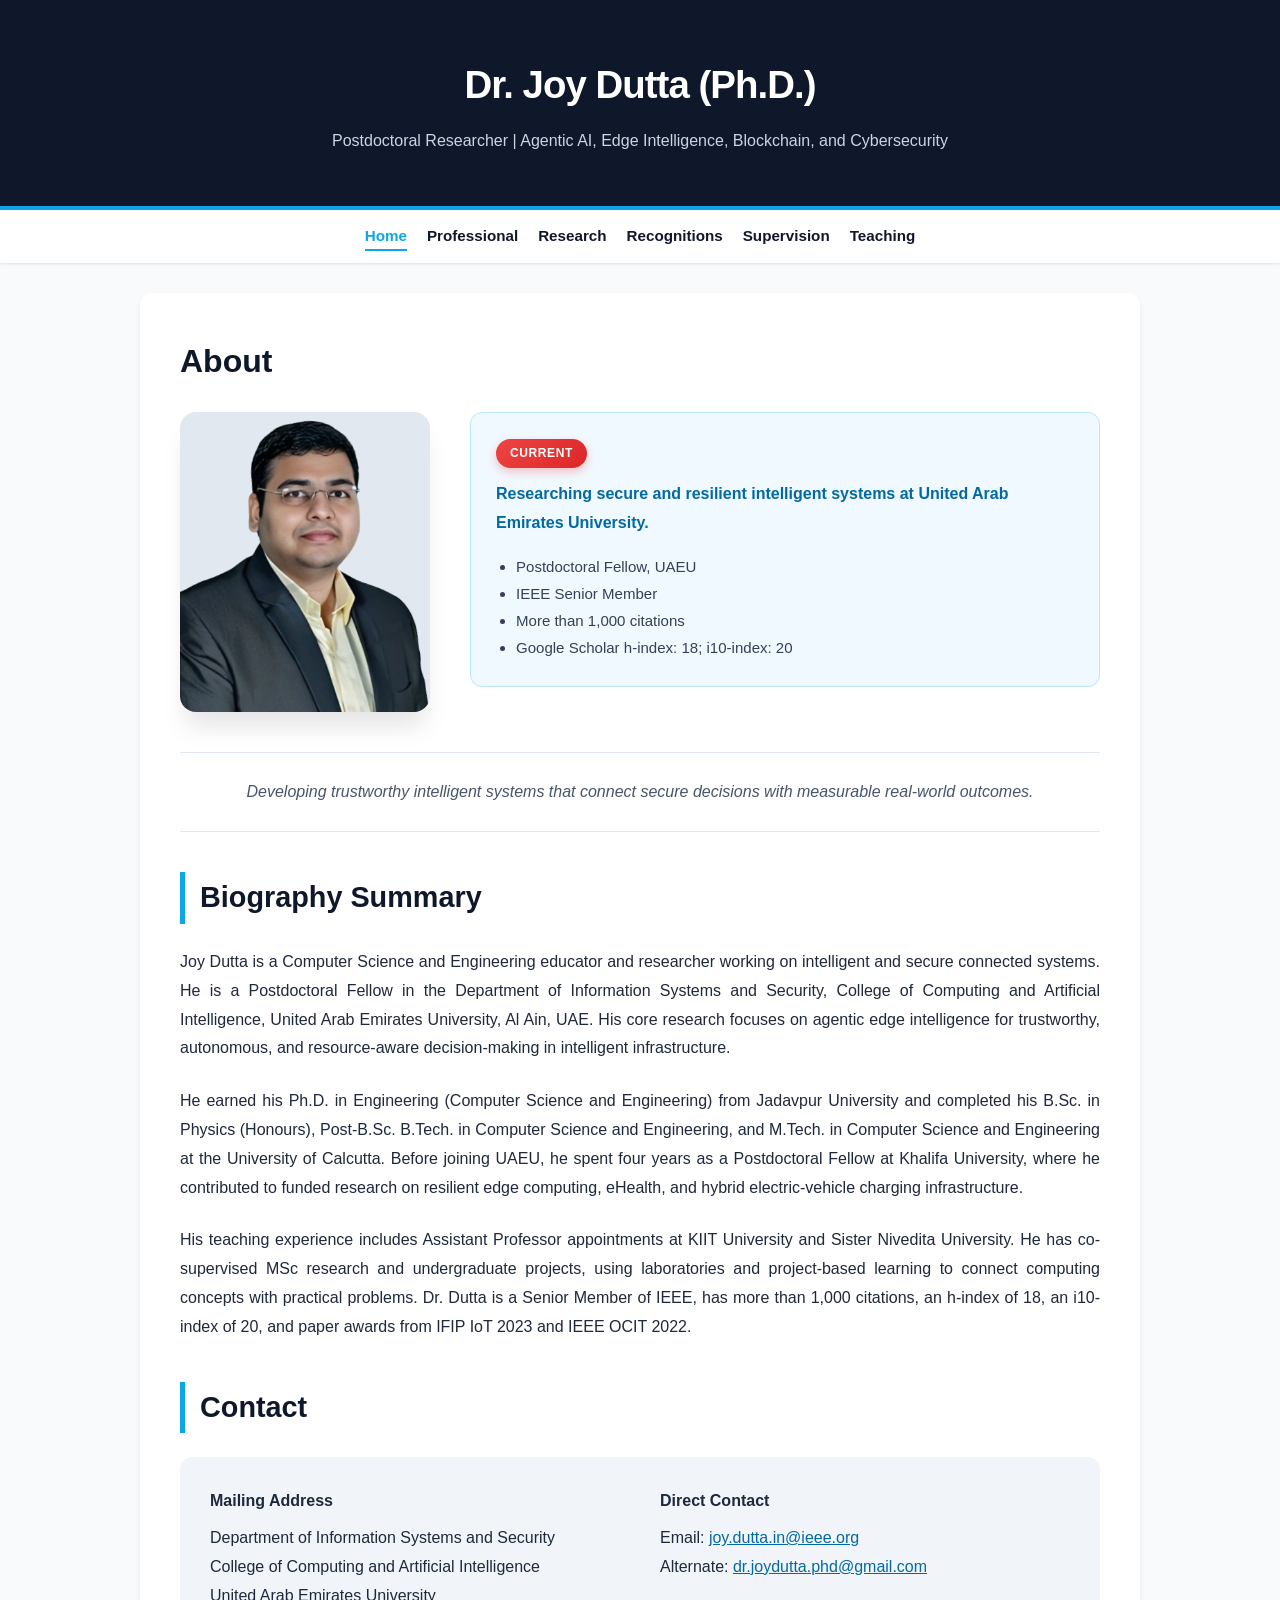
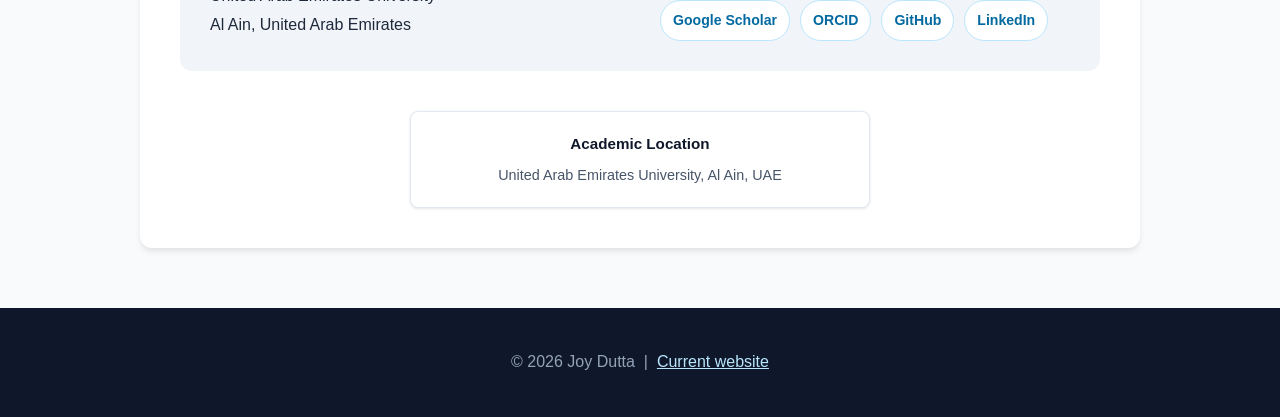
<file: index.html>
<!DOCTYPE html>
<html lang="en">
<head>
  <meta charset="UTF-8">
  <meta name="viewport" content="width=device-width, initial-scale=1.0">
  <meta name="description" content="Academic portfolio of Dr. Joy Dutta, researcher in trustworthy AI, IoT, edge intelligence, blockchain, and smart systems.">
  <title>Joy Dutta - Personal Website</title>
  <link rel="icon" href="data:,">
  <link rel="stylesheet" href="assets/site.css">
</head>
<body>
  <header>
    <h1>Dr. Joy Dutta (Ph.D.)</h1>
    <p>Postdoctoral Researcher | Agentic AI, Edge Intelligence, Blockchain, and Cybersecurity</p>
  </header>
  <nav aria-label="Primary navigation">
    <ul>
      <li><a href="index.html" aria-current="page">Home</a></li>
      <li><a href="professional.html">Professional</a></li>
      <li><a href="research.html">Research</a></li>
      <li><a href="recognitions.html">Recognitions</a></li>
      <li><a href="supervision.html">Supervision</a></li>
      <li><a href="teaching.html">Teaching</a></li>
    </ul>
  </nav>
  <main>
    <h1>About</h1>
    <div class="container">
      <div class="column-image">
        <img src="assets/joy-dutta.png" alt="Portrait of Dr. Joy Dutta" width="250" height="300">
      </div>
      <div class="column-info">
        <div class="highlight-container">
          <span class="new-badge">Current</span>
          <p>Researching secure and resilient intelligent systems at United Arab Emirates University.</p>
          <ul>
            <li>Postdoctoral Fellow, UAEU</li>
            <li>IEEE Senior Member</li>
            <li>More than 1,000 citations</li>
            <li>Google Scholar h-index: 18; i10-index: 20</li>
          </ul>
        </div>
      </div>
    </div>
    <div class="quote-style">Developing trustworthy intelligent systems that connect secure decisions with measurable real-world outcomes.</div>
    <h2>Biography Summary</h2>
    <p class="prose">Joy Dutta is a Computer Science and Engineering educator and researcher working on intelligent and secure connected systems. He is a Postdoctoral Fellow in the Department of Information Systems and Security, College of Computing and Artificial Intelligence, United Arab Emirates University, Al Ain, UAE. His core research focuses on agentic edge intelligence for trustworthy, autonomous, and resource-aware decision-making in intelligent infrastructure.</p>
    <p class="prose">He earned his Ph.D. in Engineering (Computer Science and Engineering) from Jadavpur University and completed his B.Sc. in Physics (Honours), Post-B.Sc. B.Tech. in Computer Science and Engineering, and M.Tech. in Computer Science and Engineering at the University of Calcutta. Before joining UAEU, he spent four years as a Postdoctoral Fellow at Khalifa University, where he contributed to funded research on resilient edge computing, eHealth, and hybrid electric-vehicle charging infrastructure.</p>
    <p class="prose">His teaching experience includes Assistant Professor appointments at KIIT University and Sister Nivedita University. He has co-supervised MSc research and undergraduate projects, using laboratories and project-based learning to connect computing concepts with practical problems. Dr. Dutta is a Senior Member of IEEE, has more than 1,000 citations, an h-index of 18, an i10-index of 20, and paper awards from IFIP IoT 2023 and IEEE OCIT 2022.</p>
    <section id="contact">
      <h2>Contact</h2>
      <div class="contact-section">
        <div class="contact-box">
          <strong>Mailing Address</strong>
          <p>Department of Information Systems and Security<br>College of Computing and Artificial Intelligence<br>United Arab Emirates University<br>Al Ain, United Arab Emirates</p>
        </div>
        <div class="contact-box">
          <strong>Direct Contact</strong>
          <p>Email: <a href="mailto:joy.dutta.in@ieee.org">joy.dutta.in@ieee.org</a><br>Alternate: <a href="mailto:dr.joydutta.phd@gmail.com">dr.joydutta.phd@gmail.com</a></p>
          <div class="profile-links">
            <a href="https://scholar.google.co.in/citations?hl=en&amp;user=Mzs5Bx4AAAAJ">Google Scholar</a>
            <a href="https://orcid.org/0000-0003-4862-1589">ORCID</a>
            <a href="https://github.com/joy-dutta">GitHub</a>
            <a href="https://www.linkedin.com/in/joydutta1/">LinkedIn</a>
          </div>
        </div>
      </div>
    </section>
    <div class="map-wrapper">
      <h3>Academic Location</h3>
      <p>United Arab Emirates University, Al Ain, UAE</p>
    </div>
  </main>
  <footer>&copy; 2026 Joy Dutta &nbsp;|&nbsp; <a href="https://joydutta.in/">Current website</a></footer>
</body>
</html>
</file>
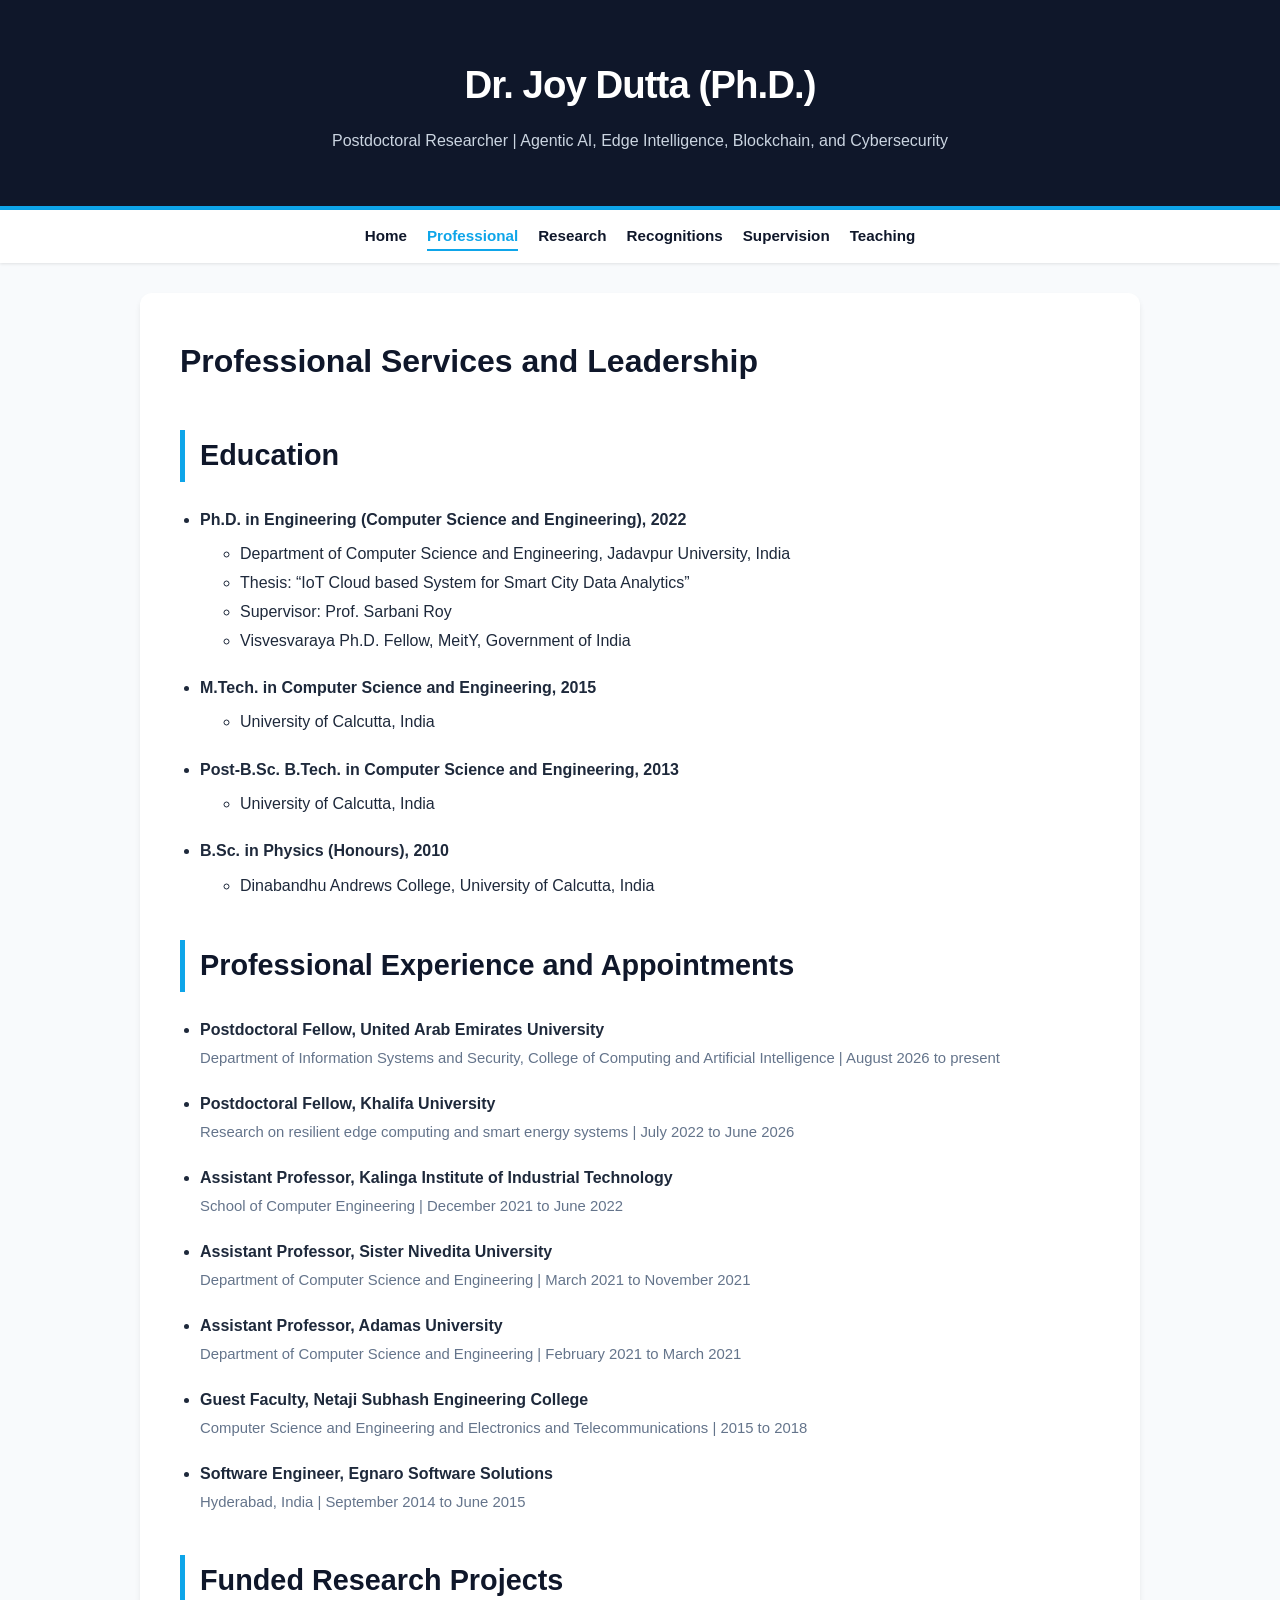
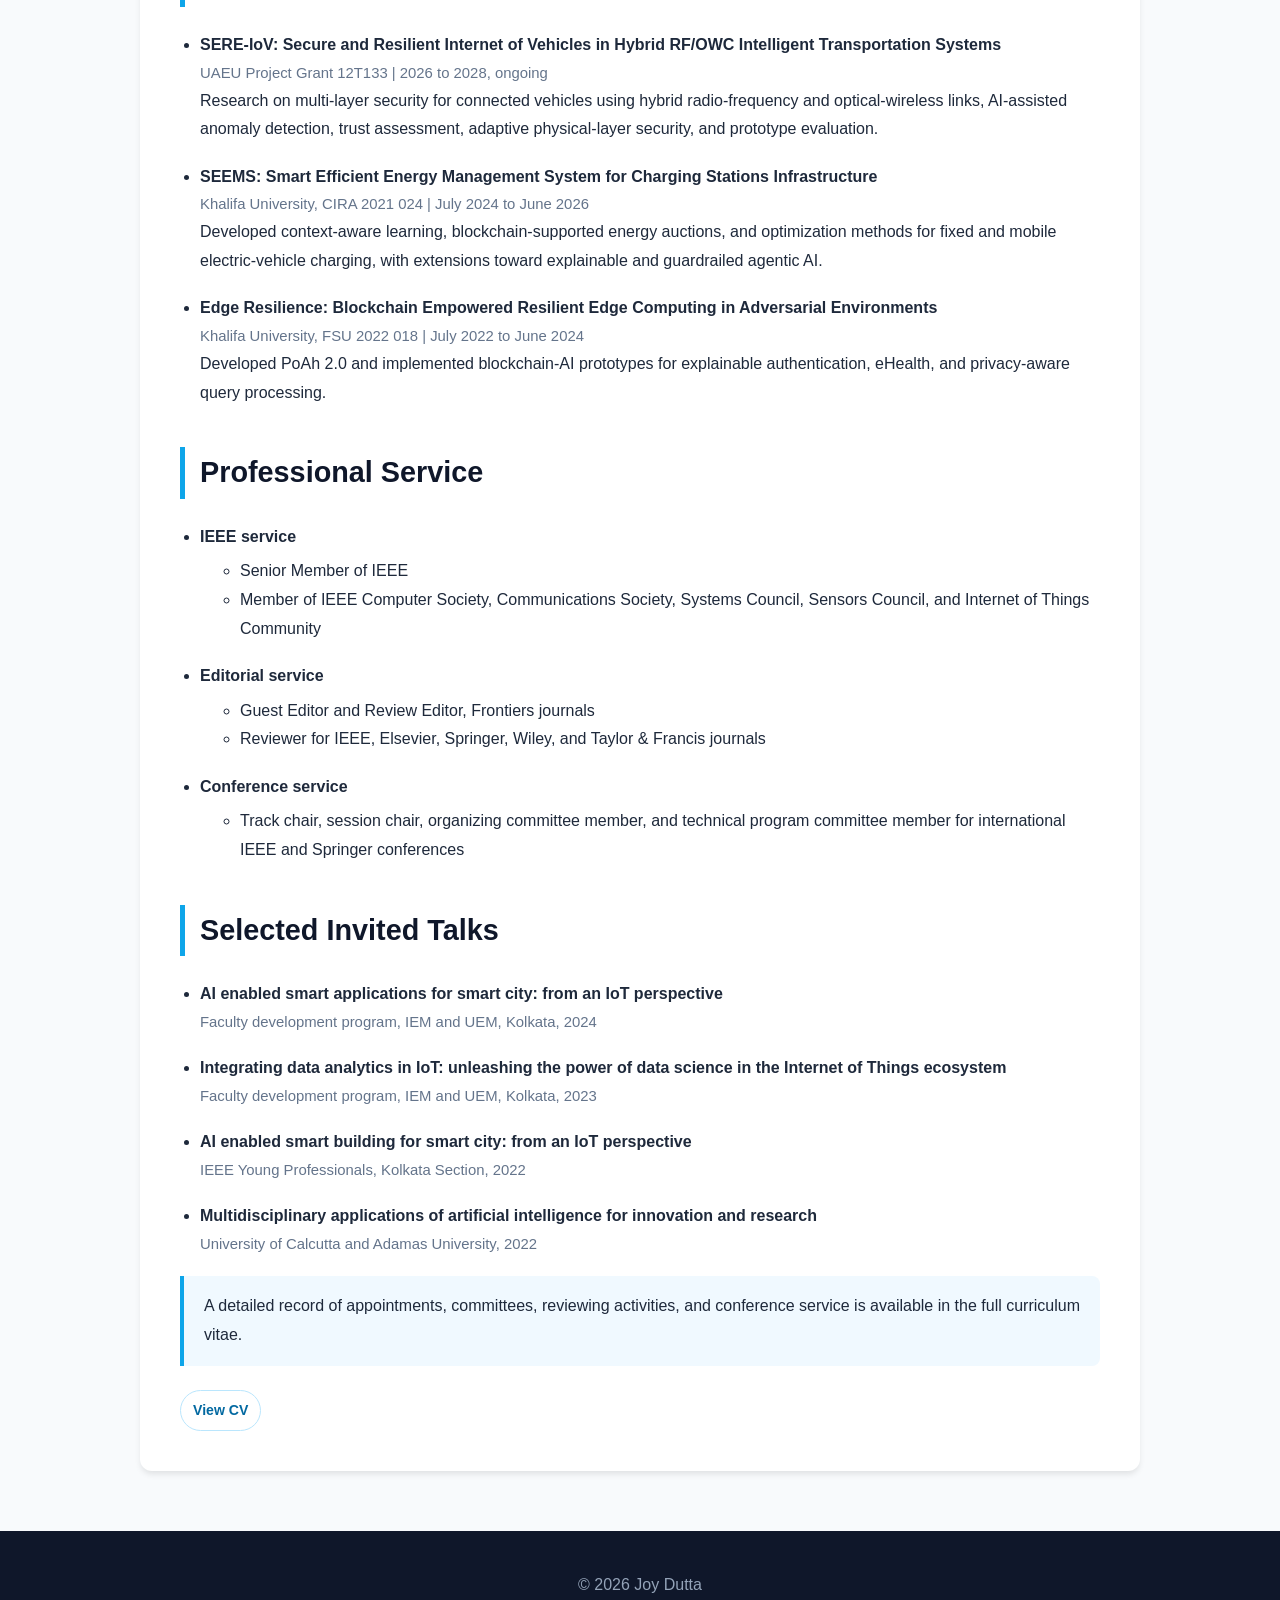
<file: professional.html>
<!DOCTYPE html>
<html lang="en">
<head>
  <meta charset="UTF-8">
  <meta name="viewport" content="width=device-width, initial-scale=1.0">
  <meta name="description" content="Professional experience, education, and service of Dr. Joy Dutta.">
  <title>Joy Dutta - Professional</title>
  <link rel="icon" href="data:,">
  <link rel="stylesheet" href="assets/site.css">
</head>
<body>
  <header><h1>Dr. Joy Dutta (Ph.D.)</h1><p>Postdoctoral Researcher | Agentic AI, Edge Intelligence, Blockchain, and Cybersecurity</p></header>
  <nav aria-label="Primary navigation"><ul>
    <li><a href="index.html">Home</a></li><li><a href="professional.html" aria-current="page">Professional</a></li><li><a href="research.html">Research</a></li><li><a href="recognitions.html">Recognitions</a></li><li><a href="supervision.html">Supervision</a></li><li><a href="teaching.html">Teaching</a></li>
  </ul></nav>
  <main>
    <h1>Professional Services and Leadership</h1>
    <h2>Education</h2>
    <ul class="timeline">
      <li><strong>Ph.D. in Engineering (Computer Science and Engineering), 2022</strong><ul><li>Department of Computer Science and Engineering, Jadavpur University, India</li><li>Thesis: “IoT Cloud based System for Smart City Data Analytics”</li><li>Supervisor: Prof. Sarbani Roy</li><li>Visvesvaraya Ph.D. Fellow, MeitY, Government of India</li></ul></li>
      <li><strong>M.Tech. in Computer Science and Engineering, 2015</strong><ul><li>University of Calcutta, India</li></ul></li>
      <li><strong>Post-B.Sc. B.Tech. in Computer Science and Engineering, 2013</strong><ul><li>University of Calcutta, India</li></ul></li>
      <li><strong>B.Sc. in Physics (Honours), 2010</strong><ul><li>Dinabandhu Andrews College, University of Calcutta, India</li></ul></li>
    </ul>
    <h2>Professional Experience and Appointments</h2>
    <ul class="entry-list">
      <li><strong>Postdoctoral Fellow, United Arab Emirates University</strong><div class="meta">Department of Information Systems and Security, College of Computing and Artificial Intelligence | August 2026 to present</div></li>
      <li><strong>Postdoctoral Fellow, Khalifa University</strong><div class="meta">Research on resilient edge computing and smart energy systems | July 2022 to June 2026</div></li>
      <li><strong>Assistant Professor, Kalinga Institute of Industrial Technology</strong><div class="meta">School of Computer Engineering | December 2021 to June 2022</div></li>
      <li><strong>Assistant Professor, Sister Nivedita University</strong><div class="meta">Department of Computer Science and Engineering | March 2021 to November 2021</div></li>
      <li><strong>Assistant Professor, Adamas University</strong><div class="meta">Department of Computer Science and Engineering | February 2021 to March 2021</div></li>
      <li><strong>Guest Faculty, Netaji Subhash Engineering College</strong><div class="meta">Computer Science and Engineering and Electronics and Telecommunications | 2015 to 2018</div></li>
      <li><strong>Software Engineer, Egnaro Software Solutions</strong><div class="meta">Hyderabad, India | September 2014 to June 2015</div></li>
    </ul>
    <h2>Funded Research Projects</h2>
    <ul class="entry-list">
      <li><strong>SERE-IoV: Secure and Resilient Internet of Vehicles in Hybrid RF/OWC Intelligent Transportation Systems</strong><div class="meta">UAEU Project Grant 12T133 | 2026 to 2028, ongoing</div><div>Research on multi-layer security for connected vehicles using hybrid radio-frequency and optical-wireless links, AI-assisted anomaly detection, trust assessment, adaptive physical-layer security, and prototype evaluation.</div></li>
      <li><strong>SEEMS: Smart Efficient Energy Management System for Charging Stations Infrastructure</strong><div class="meta">Khalifa University, CIRA 2021 024 | July 2024 to June 2026</div><div>Developed context-aware learning, blockchain-supported energy auctions, and optimization methods for fixed and mobile electric-vehicle charging, with extensions toward explainable and guardrailed agentic AI.</div></li>
      <li><strong>Edge Resilience: Blockchain Empowered Resilient Edge Computing in Adversarial Environments</strong><div class="meta">Khalifa University, FSU 2022 018 | July 2022 to June 2024</div><div>Developed PoAh 2.0 and implemented blockchain-AI prototypes for explainable authentication, eHealth, and privacy-aware query processing.</div></li>
    </ul>
    <h2>Professional Service</h2>
    <ul class="entry-list">
      <li><strong>IEEE service</strong><ul><li>Senior Member of IEEE</li><li>Member of IEEE Computer Society, Communications Society, Systems Council, Sensors Council, and Internet of Things Community</li></ul></li>
      <li><strong>Editorial service</strong><ul><li>Guest Editor and Review Editor, Frontiers journals</li><li>Reviewer for IEEE, Elsevier, Springer, Wiley, and Taylor &amp; Francis journals</li></ul></li>
      <li><strong>Conference service</strong><ul><li>Track chair, session chair, organizing committee member, and technical program committee member for international IEEE and Springer conferences</li></ul></li>
    </ul>
    <h2>Selected Invited Talks</h2>
    <ul class="entry-list">
      <li><strong>AI enabled smart applications for smart city: from an IoT perspective</strong><div class="meta">Faculty development program, IEM and UEM, Kolkata, 2024</div></li>
      <li><strong>Integrating data analytics in IoT: unleashing the power of data science in the Internet of Things ecosystem</strong><div class="meta">Faculty development program, IEM and UEM, Kolkata, 2023</div></li>
      <li><strong>AI enabled smart building for smart city: from an IoT perspective</strong><div class="meta">IEEE Young Professionals, Kolkata Section, 2022</div></li>
      <li><strong>Multidisciplinary applications of artificial intelligence for innovation and research</strong><div class="meta">University of Calcutta and Adamas University, 2022</div></li>
    </ul>
    <p class="notice">A detailed record of appointments, committees, reviewing activities, and conference service is available in the full curriculum vitae.</p>
    <div class="profile-links"><a href="https://drive.google.com/file/d/1jxUSlcM7ItP3lxyH9zQ6AvizbgZ6CnBA/view?usp=sharing">View CV</a></div>
  </main>
  <footer>&copy; 2026 Joy Dutta</footer>
</body>
</html>
</file>
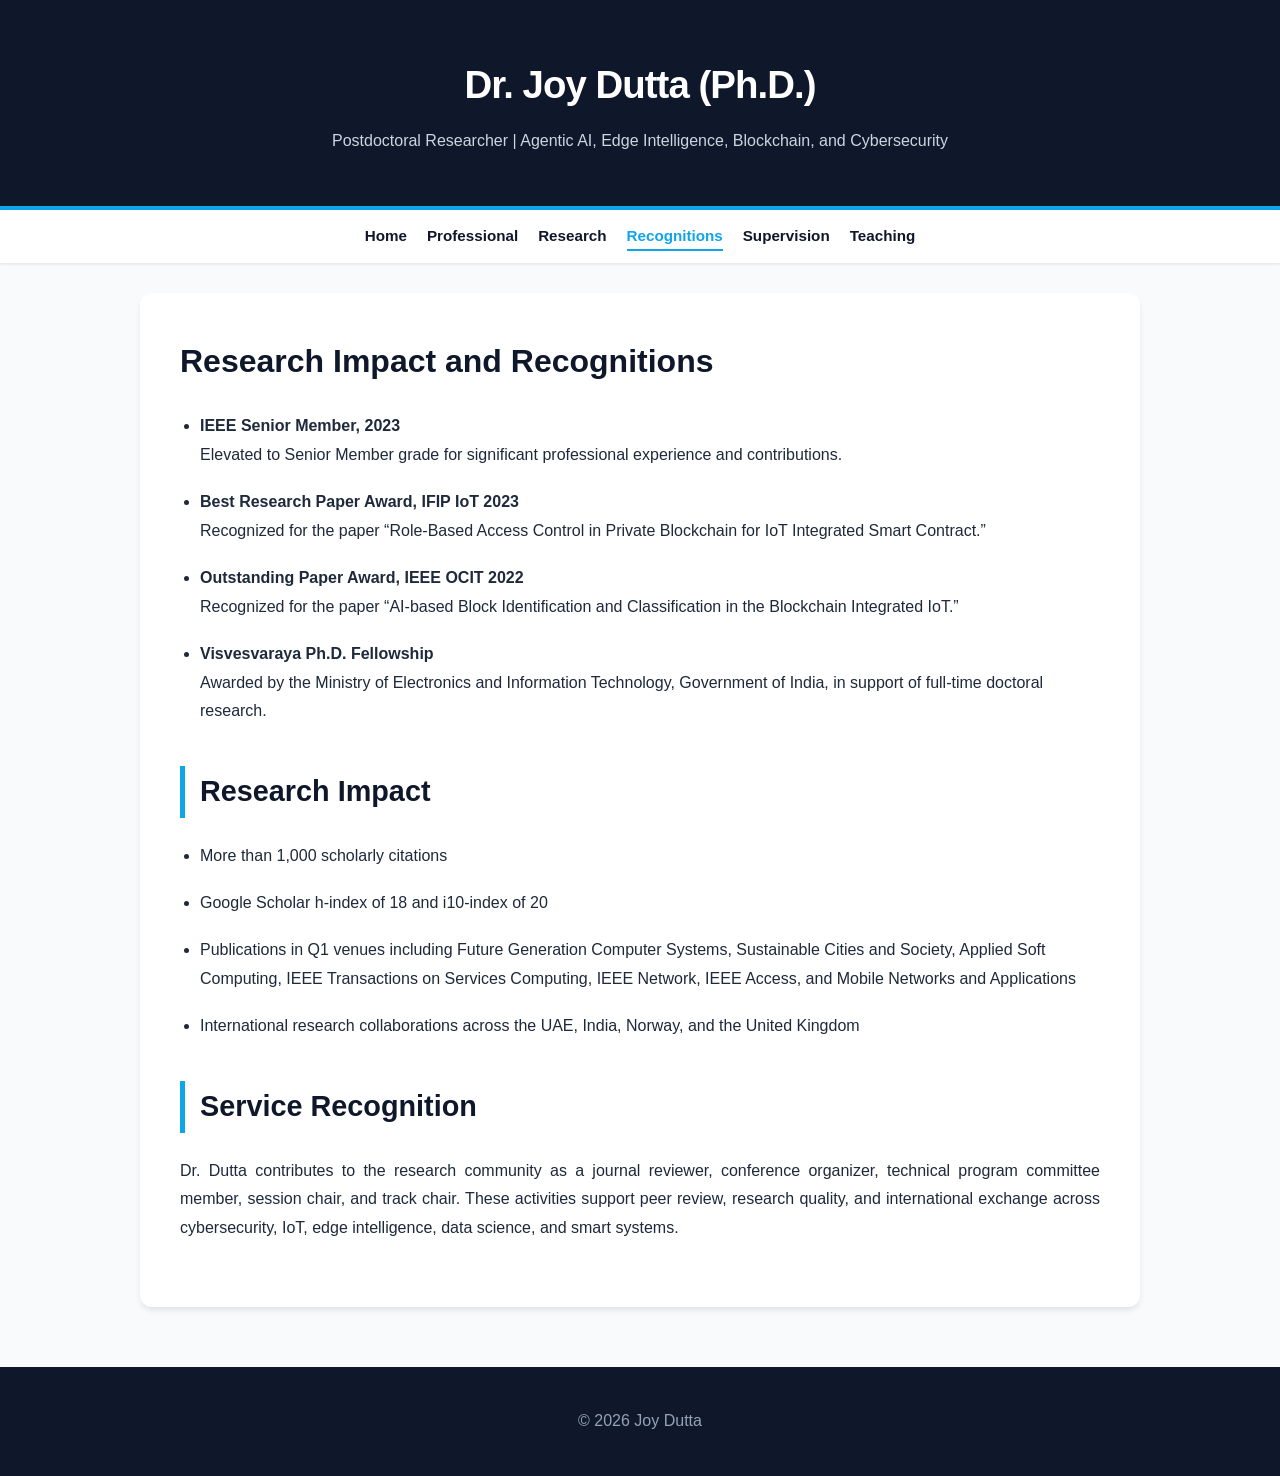
<file: recognitions.html>
<!DOCTYPE html>
<html lang="en">
<head>
  <meta charset="UTF-8">
  <meta name="viewport" content="width=device-width, initial-scale=1.0">
  <meta name="description" content="Research impact, awards, and recognitions of Dr. Joy Dutta.">
  <title>Joy Dutta - Recognitions</title>
  <link rel="icon" href="data:,">
  <link rel="stylesheet" href="assets/site.css">
</head>
<body>
  <header><h1>Dr. Joy Dutta (Ph.D.)</h1><p>Postdoctoral Researcher | Agentic AI, Edge Intelligence, Blockchain, and Cybersecurity</p></header>
  <nav aria-label="Primary navigation"><ul>
    <li><a href="index.html">Home</a></li><li><a href="professional.html">Professional</a></li><li><a href="research.html">Research</a></li><li><a href="recognitions.html" aria-current="page">Recognitions</a></li><li><a href="supervision.html">Supervision</a></li><li><a href="teaching.html">Teaching</a></li>
  </ul></nav>
  <main>
    <h1>Research Impact and Recognitions</h1>
    <ul class="entry-list">
      <li><strong>IEEE Senior Member, 2023</strong><div>Elevated to Senior Member grade for significant professional experience and contributions.</div></li>
      <li><strong>Best Research Paper Award, IFIP IoT 2023</strong><div>Recognized for the paper “Role-Based Access Control in Private Blockchain for IoT Integrated Smart Contract.”</div></li>
      <li><strong>Outstanding Paper Award, IEEE OCIT 2022</strong><div>Recognized for the paper “AI-based Block Identification and Classification in the Blockchain Integrated IoT.”</div></li>
      <li><strong>Visvesvaraya Ph.D. Fellowship</strong><div>Awarded by the Ministry of Electronics and Information Technology, Government of India, in support of full-time doctoral research.</div></li>
    </ul>
    <h2>Research Impact</h2>
    <ul class="entry-list"><li>More than 1,000 scholarly citations</li><li>Google Scholar h-index of 18 and i10-index of 20</li><li>Publications in Q1 venues including Future Generation Computer Systems, Sustainable Cities and Society, Applied Soft Computing, IEEE Transactions on Services Computing, IEEE Network, IEEE Access, and Mobile Networks and Applications</li><li>International research collaborations across the UAE, India, Norway, and the United Kingdom</li></ul>
    <h2>Service Recognition</h2>
    <p class="prose">Dr. Dutta contributes to the research community as a journal reviewer, conference organizer, technical program committee member, session chair, and track chair. These activities support peer review, research quality, and international exchange across cybersecurity, IoT, edge intelligence, data science, and smart systems.</p>
  </main>
  <footer>&copy; 2026 Joy Dutta</footer>
</body>
</html>
</file>
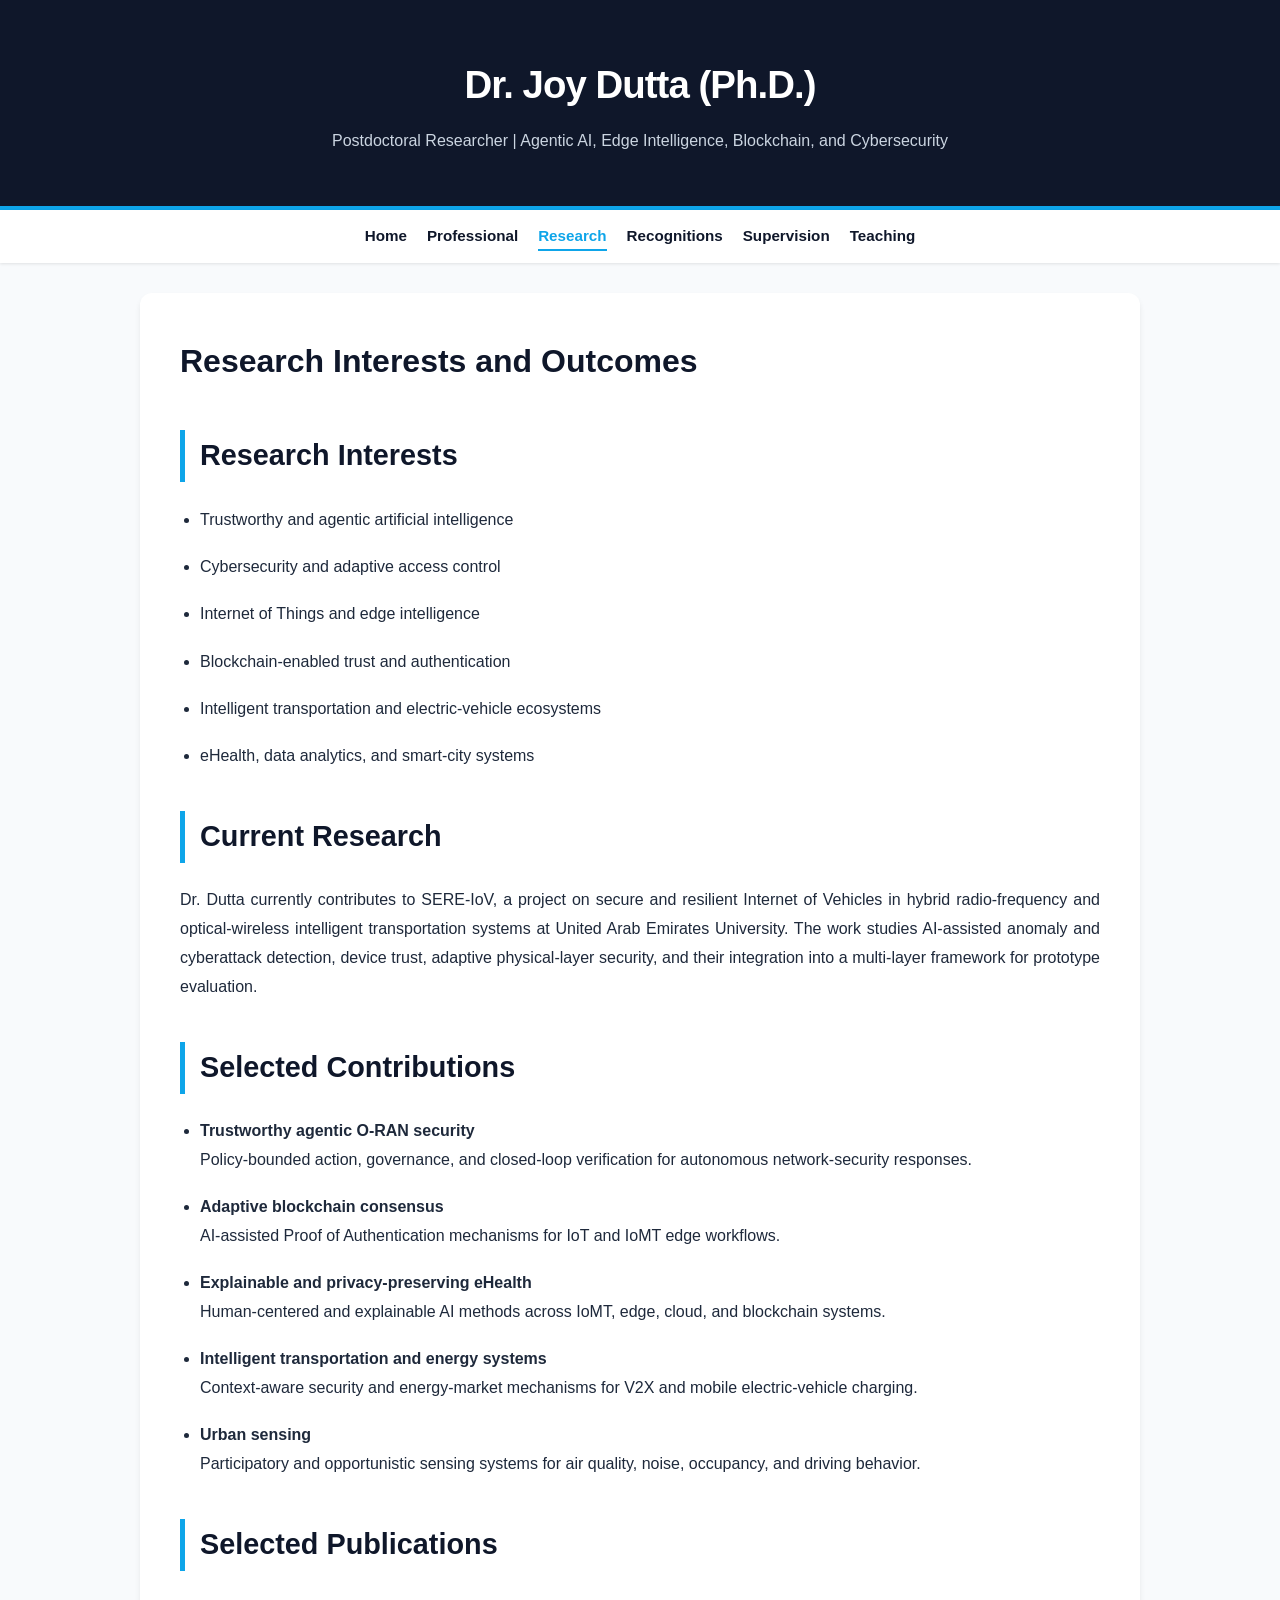
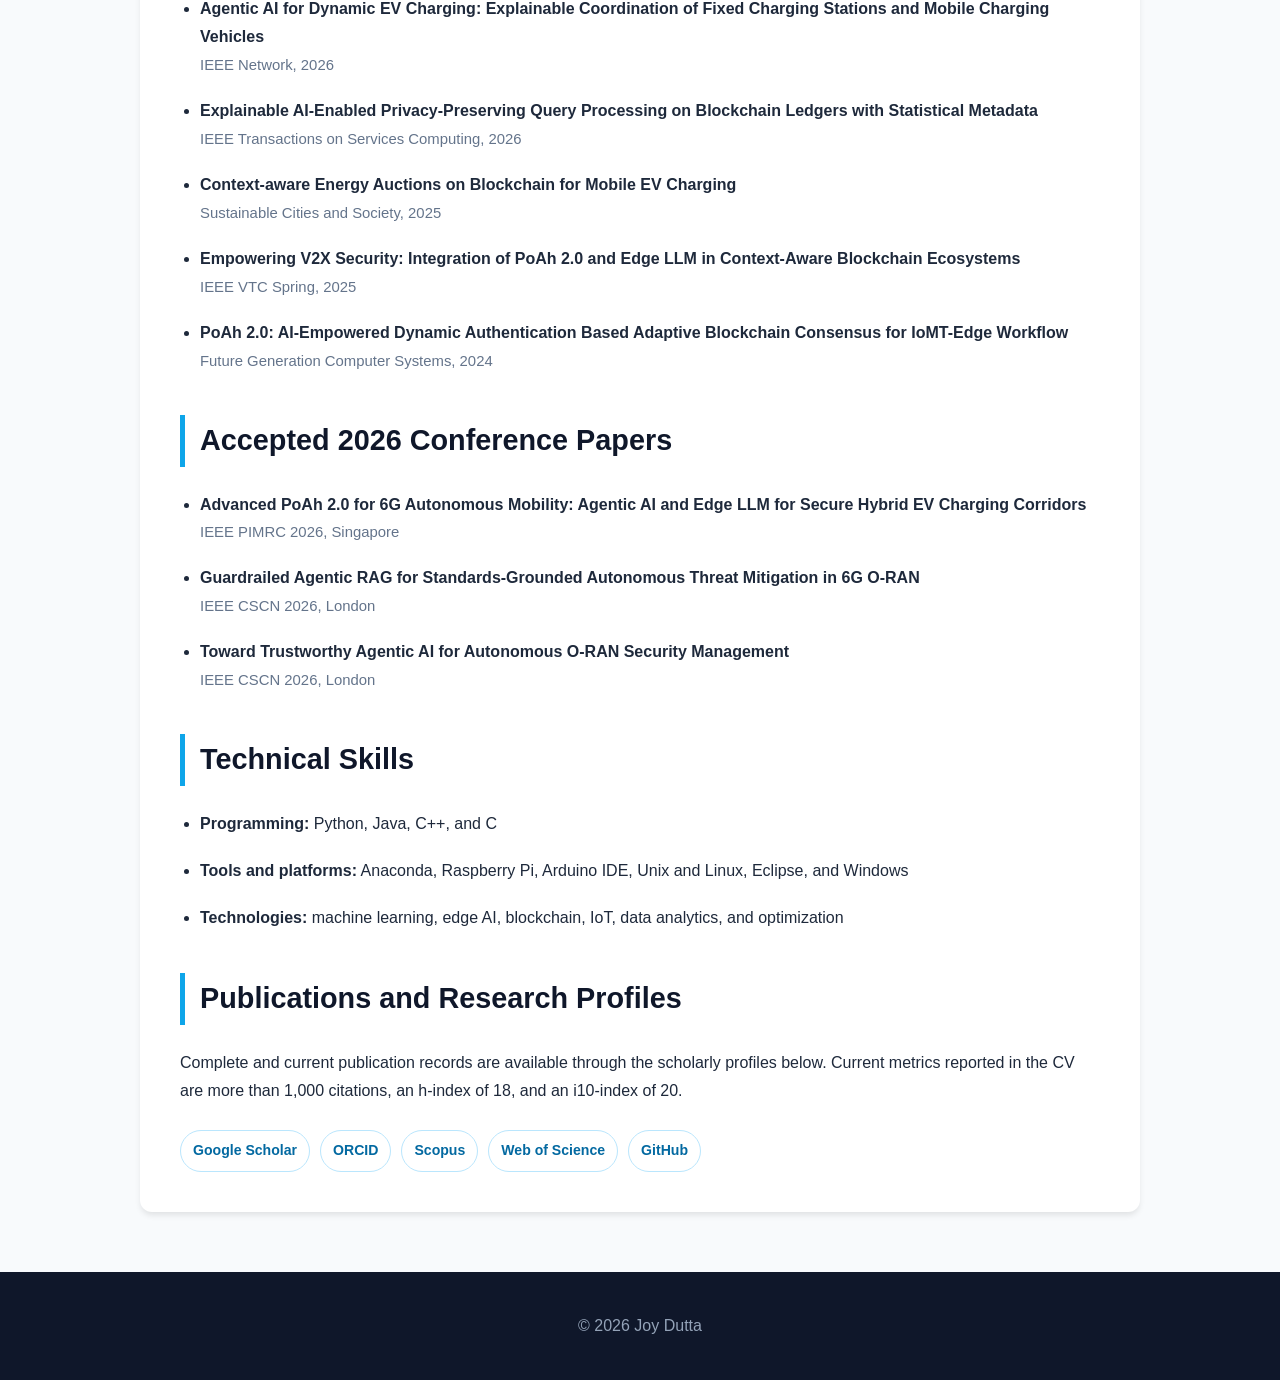
<file: research.html>
<!DOCTYPE html>
<html lang="en">
<head>
  <meta charset="UTF-8">
  <meta name="viewport" content="width=device-width, initial-scale=1.0">
  <meta name="description" content="Research interests and selected outcomes of Dr. Joy Dutta.">
  <title>Joy Dutta - Research</title>
  <link rel="icon" href="data:,">
  <link rel="stylesheet" href="assets/site.css">
</head>
<body>
  <header><h1>Dr. Joy Dutta (Ph.D.)</h1><p>Postdoctoral Researcher | Agentic AI, Edge Intelligence, Blockchain, and Cybersecurity</p></header>
  <nav aria-label="Primary navigation"><ul>
    <li><a href="index.html">Home</a></li><li><a href="professional.html">Professional</a></li><li><a href="research.html" aria-current="page">Research</a></li><li><a href="recognitions.html">Recognitions</a></li><li><a href="supervision.html">Supervision</a></li><li><a href="teaching.html">Teaching</a></li>
  </ul></nav>
  <main>
    <h1>Research Interests and Outcomes</h1>
    <h2>Research Interests</h2>
    <ul class="entry-list"><li>Trustworthy and agentic artificial intelligence</li><li>Cybersecurity and adaptive access control</li><li>Internet of Things and edge intelligence</li><li>Blockchain-enabled trust and authentication</li><li>Intelligent transportation and electric-vehicle ecosystems</li><li>eHealth, data analytics, and smart-city systems</li></ul>
    <h2>Current Research</h2>
    <p class="prose">Dr. Dutta currently contributes to SERE-IoV, a project on secure and resilient Internet of Vehicles in hybrid radio-frequency and optical-wireless intelligent transportation systems at United Arab Emirates University. The work studies AI-assisted anomaly and cyberattack detection, device trust, adaptive physical-layer security, and their integration into a multi-layer framework for prototype evaluation.</p>
    <h2>Selected Contributions</h2>
    <ul class="entry-list">
      <li><strong>Trustworthy agentic O-RAN security</strong><div>Policy-bounded action, governance, and closed-loop verification for autonomous network-security responses.</div></li>
      <li><strong>Adaptive blockchain consensus</strong><div>AI-assisted Proof of Authentication mechanisms for IoT and IoMT edge workflows.</div></li>
      <li><strong>Explainable and privacy-preserving eHealth</strong><div>Human-centered and explainable AI methods across IoMT, edge, cloud, and blockchain systems.</div></li>
      <li><strong>Intelligent transportation and energy systems</strong><div>Context-aware security and energy-market mechanisms for V2X and mobile electric-vehicle charging.</div></li>
      <li><strong>Urban sensing</strong><div>Participatory and opportunistic sensing systems for air quality, noise, occupancy, and driving behavior.</div></li>
    </ul>
    <h2>Selected Publications</h2>
    <ul class="entry-list">
      <li><strong>Agentic AI for Dynamic EV Charging: Explainable Coordination of Fixed Charging Stations and Mobile Charging Vehicles</strong><div class="meta">IEEE Network, 2026</div></li>
      <li><strong>Explainable AI-Enabled Privacy-Preserving Query Processing on Blockchain Ledgers with Statistical Metadata</strong><div class="meta">IEEE Transactions on Services Computing, 2026</div></li>
      <li><strong>Context-aware Energy Auctions on Blockchain for Mobile EV Charging</strong><div class="meta">Sustainable Cities and Society, 2025</div></li>
      <li><strong>Empowering V2X Security: Integration of PoAh 2.0 and Edge LLM in Context-Aware Blockchain Ecosystems</strong><div class="meta">IEEE VTC Spring, 2025</div></li>
      <li><strong>PoAh 2.0: AI-Empowered Dynamic Authentication Based Adaptive Blockchain Consensus for IoMT-Edge Workflow</strong><div class="meta">Future Generation Computer Systems, 2024</div></li>
    </ul>
    <h2>Accepted 2026 Conference Papers</h2>
    <ul class="entry-list">
      <li><strong>Advanced PoAh 2.0 for 6G Autonomous Mobility: Agentic AI and Edge LLM for Secure Hybrid EV Charging Corridors</strong><div class="meta">IEEE PIMRC 2026, Singapore</div></li>
      <li><strong>Guardrailed Agentic RAG for Standards-Grounded Autonomous Threat Mitigation in 6G O-RAN</strong><div class="meta">IEEE CSCN 2026, London</div></li>
      <li><strong>Toward Trustworthy Agentic AI for Autonomous O-RAN Security Management</strong><div class="meta">IEEE CSCN 2026, London</div></li>
    </ul>
    <h2>Technical Skills</h2>
    <ul class="entry-list"><li><strong>Programming:</strong> Python, Java, C++, and C</li><li><strong>Tools and platforms:</strong> Anaconda, Raspberry Pi, Arduino IDE, Unix and Linux, Eclipse, and Windows</li><li><strong>Technologies:</strong> machine learning, edge AI, blockchain, IoT, data analytics, and optimization</li></ul>
    <h2>Publications and Research Profiles</h2>
    <p>Complete and current publication records are available through the scholarly profiles below. Current metrics reported in the CV are more than 1,000 citations, an h-index of 18, and an i10-index of 20.</p>
    <div class="profile-links"><a href="https://scholar.google.co.in/citations?hl=en&amp;user=Mzs5Bx4AAAAJ">Google Scholar</a><a href="https://orcid.org/0000-0003-4862-1589">ORCID</a><a href="https://www.scopus.com/authid/detail.uri?authorId=57193125252">Scopus</a><a href="https://www.webofscience.com/wos/author/record/N-7775-2016">Web of Science</a><a href="https://github.com/joy-dutta">GitHub</a></div>
  </main>
  <footer>&copy; 2026 Joy Dutta</footer>
</body>
</html>
</file>
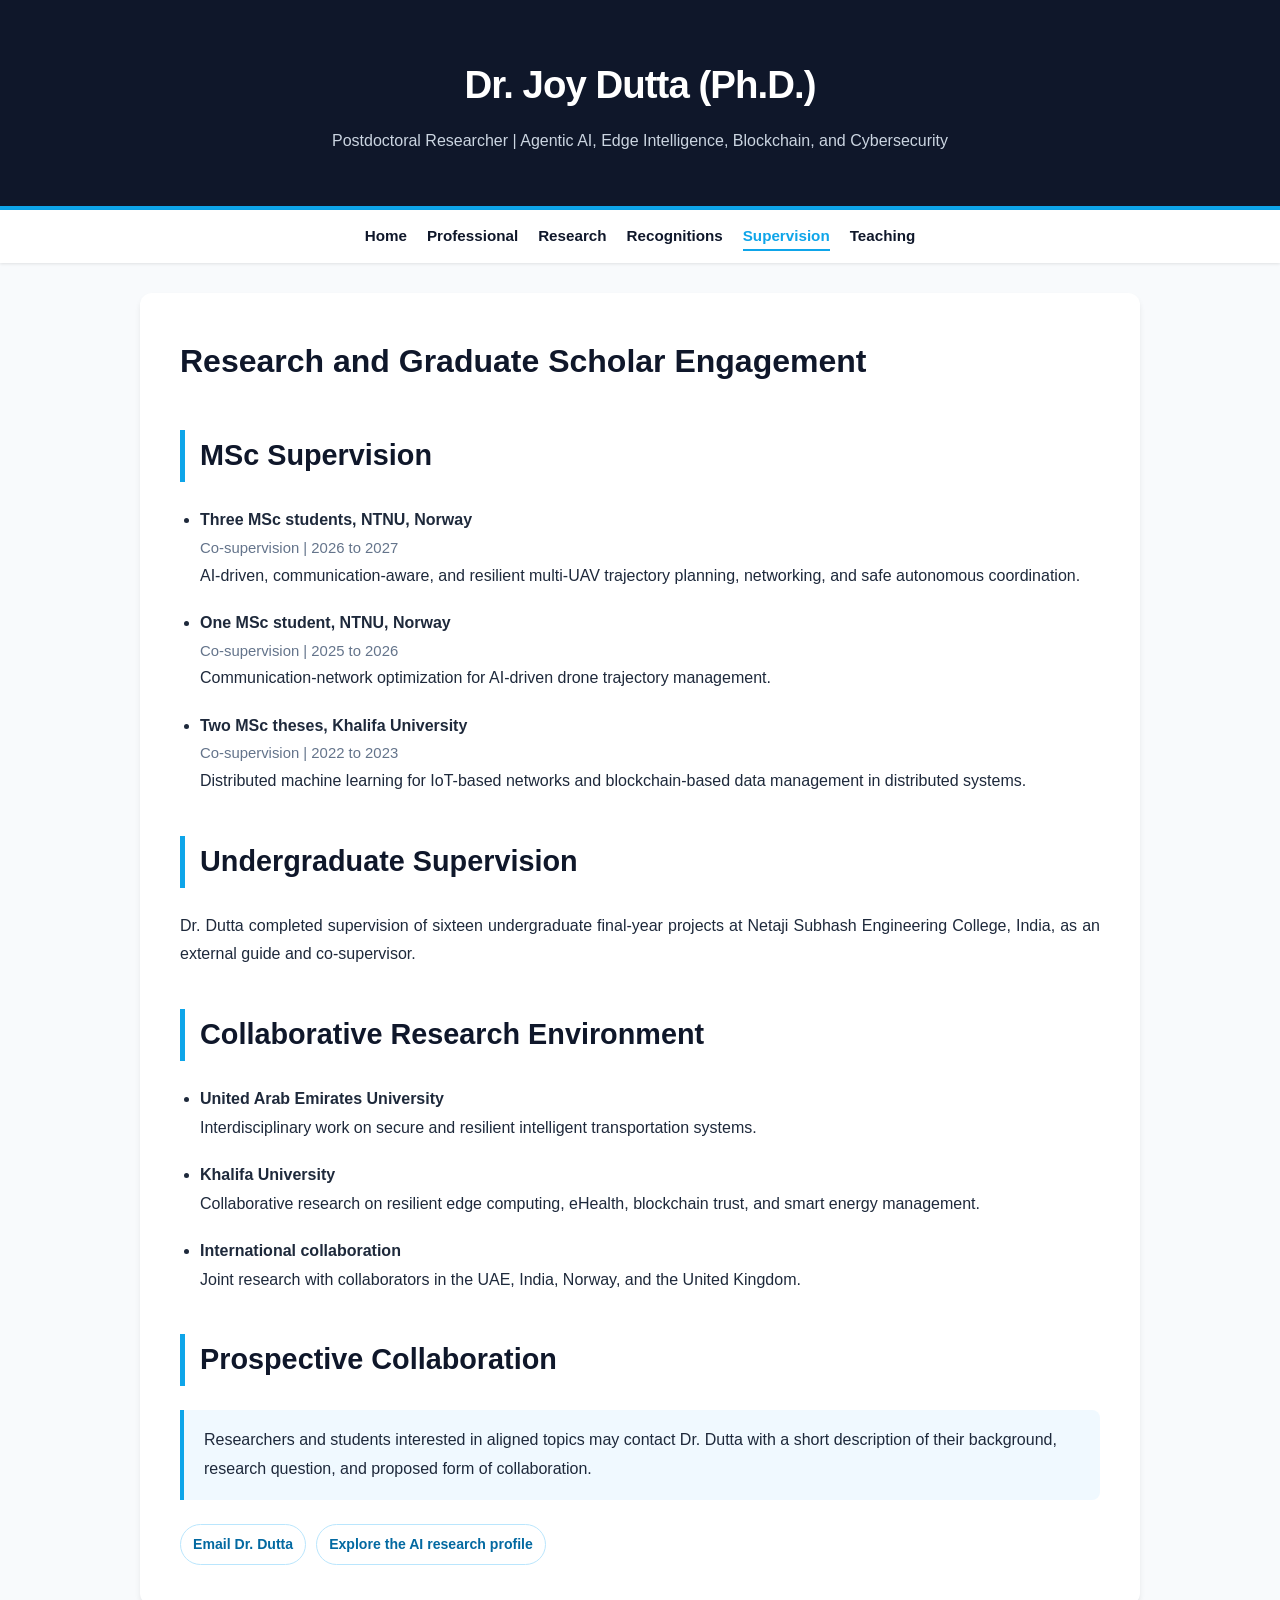
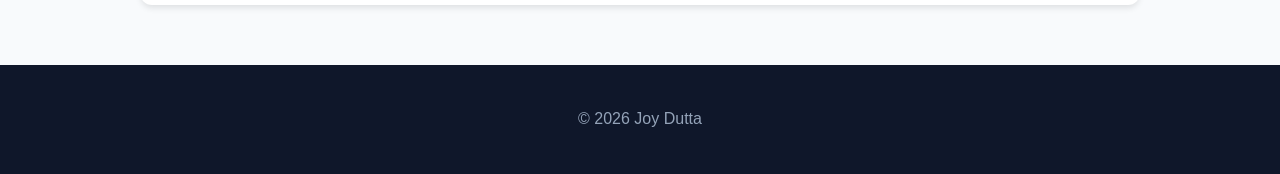
<file: supervision.html>
<!DOCTYPE html>
<html lang="en">
<head>
  <meta charset="UTF-8">
  <meta name="viewport" content="width=device-width, initial-scale=1.0">
  <meta name="description" content="Research collaboration and mentoring activities of Dr. Joy Dutta.">
  <title>Joy Dutta - Supervision</title>
  <link rel="icon" href="data:,">
  <link rel="stylesheet" href="assets/site.css">
</head>
<body>
  <header><h1>Dr. Joy Dutta (Ph.D.)</h1><p>Postdoctoral Researcher | Agentic AI, Edge Intelligence, Blockchain, and Cybersecurity</p></header>
  <nav aria-label="Primary navigation"><ul>
    <li><a href="index.html">Home</a></li><li><a href="professional.html">Professional</a></li><li><a href="research.html">Research</a></li><li><a href="recognitions.html">Recognitions</a></li><li><a href="supervision.html" aria-current="page">Supervision</a></li><li><a href="teaching.html">Teaching</a></li>
  </ul></nav>
  <main>
    <h1>Research and Graduate Scholar Engagement</h1>
    <h2>MSc Supervision</h2>
    <ul class="entry-list">
      <li><strong>Three MSc students, NTNU, Norway</strong><div class="meta">Co-supervision | 2026 to 2027</div><div>AI-driven, communication-aware, and resilient multi-UAV trajectory planning, networking, and safe autonomous coordination.</div></li>
      <li><strong>One MSc student, NTNU, Norway</strong><div class="meta">Co-supervision | 2025 to 2026</div><div>Communication-network optimization for AI-driven drone trajectory management.</div></li>
      <li><strong>Two MSc theses, Khalifa University</strong><div class="meta">Co-supervision | 2022 to 2023</div><div>Distributed machine learning for IoT-based networks and blockchain-based data management in distributed systems.</div></li>
    </ul>
    <h2>Undergraduate Supervision</h2>
    <p class="prose">Dr. Dutta completed supervision of sixteen undergraduate final-year projects at Netaji Subhash Engineering College, India, as an external guide and co-supervisor.</p>
    <h2>Collaborative Research Environment</h2>
    <ul class="entry-list">
      <li><strong>United Arab Emirates University</strong><div>Interdisciplinary work on secure and resilient intelligent transportation systems.</div></li>
      <li><strong>Khalifa University</strong><div>Collaborative research on resilient edge computing, eHealth, blockchain trust, and smart energy management.</div></li>
      <li><strong>International collaboration</strong><div>Joint research with collaborators in the UAE, India, Norway, and the United Kingdom.</div></li>
    </ul>
    <h2>Prospective Collaboration</h2>
    <p class="notice">Researchers and students interested in aligned topics may contact Dr. Dutta with a short description of their background, research question, and proposed form of collaboration.</p>
    <div class="profile-links"><a href="mailto:joy.dutta.in@ieee.org">Email Dr. Dutta</a><a href="https://joydutta-career-conversation.hf.space/">Explore the AI research profile</a></div>
  </main>
  <footer>&copy; 2026 Joy Dutta</footer>
</body>
</html>
</file>
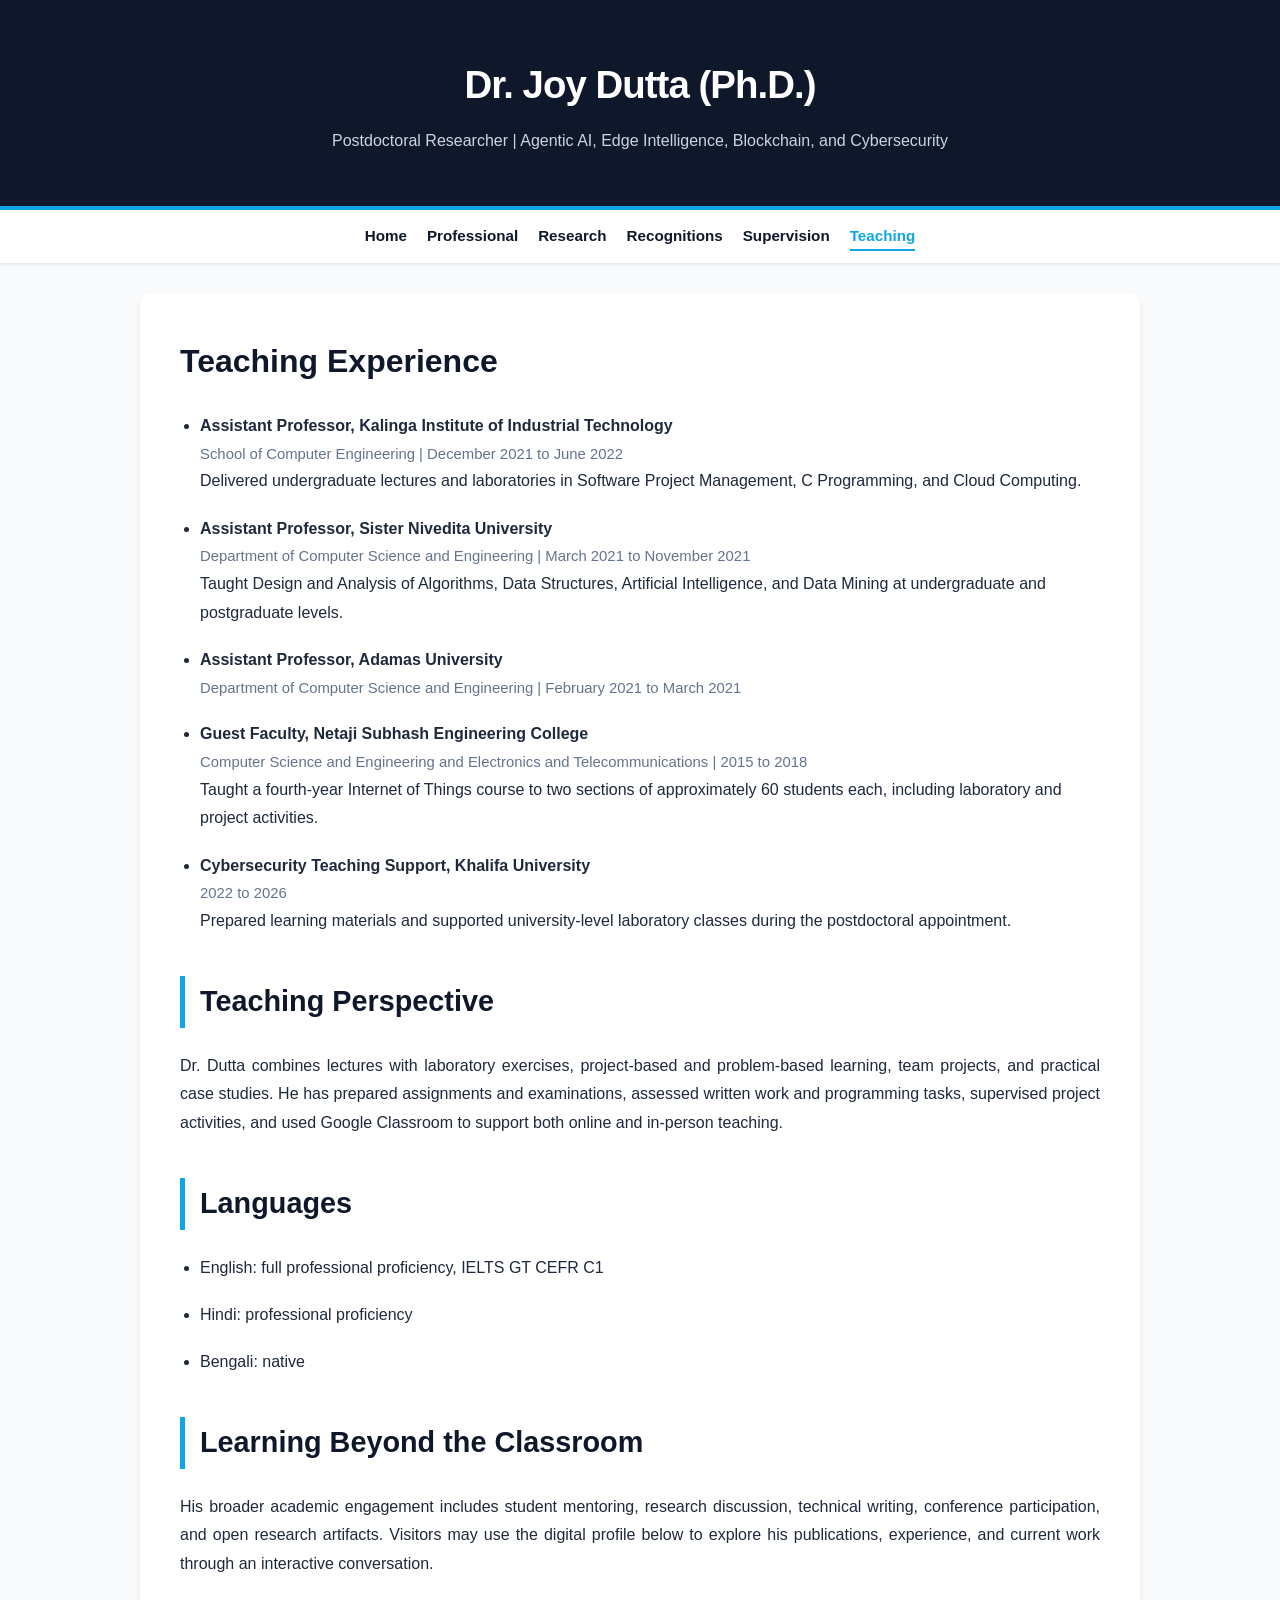
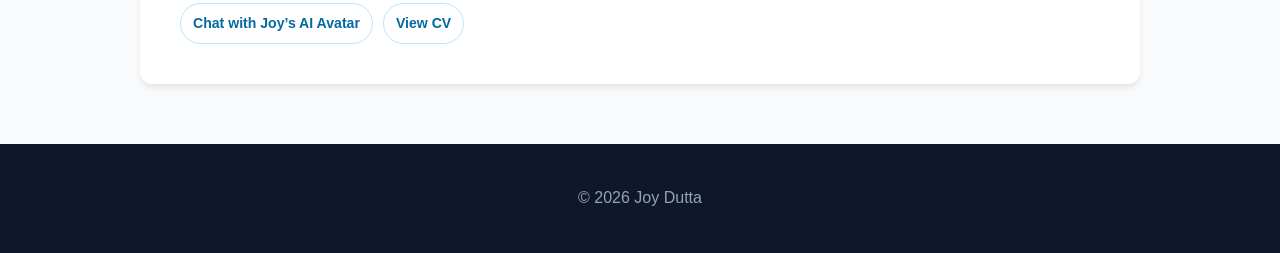
<file: teaching.html>
<!DOCTYPE html>
<html lang="en">
<head>
  <meta charset="UTF-8">
  <meta name="viewport" content="width=device-width, initial-scale=1.0">
  <meta name="description" content="Teaching experience of Dr. Joy Dutta.">
  <title>Joy Dutta - Teaching</title>
  <link rel="icon" href="data:,">
  <link rel="stylesheet" href="assets/site.css">
</head>
<body>
  <header><h1>Dr. Joy Dutta (Ph.D.)</h1><p>Postdoctoral Researcher | Agentic AI, Edge Intelligence, Blockchain, and Cybersecurity</p></header>
  <nav aria-label="Primary navigation"><ul>
    <li><a href="index.html">Home</a></li><li><a href="professional.html">Professional</a></li><li><a href="research.html">Research</a></li><li><a href="recognitions.html">Recognitions</a></li><li><a href="supervision.html">Supervision</a></li><li><a href="teaching.html" aria-current="page">Teaching</a></li>
  </ul></nav>
  <main>
    <h1>Teaching Experience</h1>
    <ul class="entry-list">
      <li><strong>Assistant Professor, Kalinga Institute of Industrial Technology</strong><div class="meta">School of Computer Engineering | December 2021 to June 2022</div><div>Delivered undergraduate lectures and laboratories in Software Project Management, C Programming, and Cloud Computing.</div></li>
      <li><strong>Assistant Professor, Sister Nivedita University</strong><div class="meta">Department of Computer Science and Engineering | March 2021 to November 2021</div><div>Taught Design and Analysis of Algorithms, Data Structures, Artificial Intelligence, and Data Mining at undergraduate and postgraduate levels.</div></li>
      <li><strong>Assistant Professor, Adamas University</strong><div class="meta">Department of Computer Science and Engineering | February 2021 to March 2021</div></li>
      <li><strong>Guest Faculty, Netaji Subhash Engineering College</strong><div class="meta">Computer Science and Engineering and Electronics and Telecommunications | 2015 to 2018</div><div>Taught a fourth-year Internet of Things course to two sections of approximately 60 students each, including laboratory and project activities.</div></li>
      <li><strong>Cybersecurity Teaching Support, Khalifa University</strong><div class="meta">2022 to 2026</div><div>Prepared learning materials and supported university-level laboratory classes during the postdoctoral appointment.</div></li>
    </ul>
    <h2>Teaching Perspective</h2>
    <p class="prose">Dr. Dutta combines lectures with laboratory exercises, project-based and problem-based learning, team projects, and practical case studies. He has prepared assignments and examinations, assessed written work and programming tasks, supervised project activities, and used Google Classroom to support both online and in-person teaching.</p>
    <h2>Languages</h2>
    <ul class="entry-list"><li>English: full professional proficiency, IELTS GT CEFR C1</li><li>Hindi: professional proficiency</li><li>Bengali: native</li></ul>
    <h2>Learning Beyond the Classroom</h2>
    <p class="prose">His broader academic engagement includes student mentoring, research discussion, technical writing, conference participation, and open research artifacts. Visitors may use the digital profile below to explore his publications, experience, and current work through an interactive conversation.</p>
    <div class="profile-links"><a href="https://joydutta-career-conversation.hf.space/">Chat with Joy’s AI Avatar</a><a href="https://drive.google.com/file/d/1jxUSlcM7ItP3lxyH9zQ6AvizbgZ6CnBA/view?usp=sharing">View CV</a></div>
  </main>
  <footer>&copy; 2026 Joy Dutta</footer>
</body>
</html>
</file>
<file: assets/site.css>
:root {
  --primary-navy: #0f172a;
  --accent-azure: #0ea5e9;
  --highlight-blue: #f0f9ff;
  --text-dark: #1e293b;
  --text-muted: #475569;
  --border-light: #e2e8f0;
  --surface: #ffffff;
  --background: #f8fafc;
}

* { box-sizing: border-box; }

html { scroll-behavior: smooth; }

body {
  font-family: Inter, "Segoe UI", Roboto, Arial, sans-serif;
  margin: 0;
  padding: 0;
  background-color: var(--background);
  color: var(--text-dark);
  line-height: 1.8;
}

header {
  background-color: var(--primary-navy);
  color: #fff;
  padding: 50px 20px;
  text-align: center;
  border-bottom: 4px solid var(--accent-azure);
}

header h1 {
  margin: 0;
  font-weight: 800;
  letter-spacing: -0.025em;
  font-size: clamp(2rem, 5vw, 2.4rem);
}

header p {
  margin: 8px 0 0;
  color: #cbd5e1;
  text-align: center;
  font-weight: 500;
}

nav {
  background-color: #fff;
  position: sticky;
  top: 0;
  z-index: 1000;
  box-shadow: 0 1px 3px rgba(0, 0, 0, 0.1);
}

nav ul {
  list-style: none;
  margin: 0;
  padding: 12px;
  display: flex;
  justify-content: center;
  flex-wrap: wrap;
  gap: 20px;
}

nav a {
  text-decoration: none;
  color: var(--primary-navy);
  font-weight: 600;
  font-size: 0.95rem;
  transition: color 0.2s ease;
}

nav a:hover,
nav a:focus-visible,
nav a[aria-current="page"] {
  color: var(--accent-azure);
}

nav a[aria-current="page"] {
  border-bottom: 2px solid var(--accent-azure);
  padding-bottom: 5px;
}

main {
  max-width: 1000px;
  margin: 30px auto;
  padding: 40px;
  background: var(--surface);
  box-shadow: 0 4px 6px -1px rgba(0, 0, 0, 0.1);
  border-radius: 12px;
}

main > h1 {
  margin-top: 0;
  color: var(--primary-navy);
}

h2 {
  border-left: 5px solid var(--accent-azure);
  padding-left: 15px;
  color: var(--primary-navy);
  margin-top: 40px;
  font-size: 1.8rem;
}

h3 { color: var(--primary-navy); }

p { margin-bottom: 1.5rem; }

.prose { text-align: justify; }

a { color: #0369a1; }

a:hover { color: #075985; }

.container {
  display: flex;
  gap: 40px;
  align-items: flex-start;
  margin-bottom: 30px;
}

.column-image img {
  width: 250px;
  height: 300px;
  border-radius: 16px;
  box-shadow: 0 20px 25px -5px rgba(0, 0, 0, 0.1);
  object-fit: cover;
  object-position: center top;
  background: #e2e8f0;
}

.column-info { flex: 1; }

.highlight-container {
  background: var(--highlight-blue);
  border: 1px solid #bae6fd;
  border-radius: 12px;
  padding: 25px;
  position: relative;
}

.new-badge {
  background: linear-gradient(135deg, #ef4444 0%, #dc2626 100%);
  color: #fff;
  padding: 4px 14px;
  border-radius: 50px;
  font-size: 0.75rem;
  font-weight: 900;
  text-transform: uppercase;
  letter-spacing: 0.05em;
  display: inline-block;
  margin-bottom: 12px;
  box-shadow: 0 4px 10px rgba(239, 68, 68, 0.3);
}

.highlight-container p {
  color: #0369a1;
  margin: 0;
  font-weight: 700;
}

.highlight-container ul {
  margin: 15px 0 0;
  padding-left: 20px;
  font-size: 0.94rem;
  color: #334155;
}

.quote-style {
  text-align: center;
  font-weight: 500;
  color: var(--text-muted);
  padding: 25px;
  border-top: 1px solid var(--border-light);
  border-bottom: 1px solid var(--border-light);
  margin: 30px 0;
  font-style: italic;
}

.contact-section {
  background: #f1f5f9;
  padding: 30px;
  border-radius: 12px;
  display: flex;
  justify-content: space-between;
  gap: 40px;
}

.contact-box { flex: 1; }
.contact-box p { margin: 0.5rem 0 0; }

.profile-links {
  display: flex;
  flex-wrap: wrap;
  gap: 10px;
  margin-top: 18px;
}

.profile-links a {
  display: inline-block;
  border: 1px solid #bae6fd;
  background: #fff;
  padding: 7px 12px;
  border-radius: 999px;
  text-decoration: none;
  font-weight: 700;
  font-size: 0.88rem;
}

.map-wrapper {
  max-width: 460px;
  margin: 40px auto 0;
  padding: 18px;
  background: #fff;
  border-radius: 8px;
  border: 1px solid var(--border-light);
  box-shadow: 0 1px 3px rgba(0, 0, 0, 0.1);
  text-align: center;
}

.map-wrapper h3 { margin: 0 0 6px; font-size: 0.95rem; }
.map-wrapper p { margin: 0; color: var(--text-muted); font-size: 0.9rem; }

.entry-list,
.timeline {
  padding-left: 1.25rem;
}

.entry-list > li,
.timeline > li {
  margin-bottom: 1.15rem;
}

.entry-list ul,
.timeline ul {
  margin-top: 0.35rem;
}

.meta {
  color: #64748b;
  font-size: 0.93rem;
}

.notice {
  border-left: 4px solid var(--accent-azure);
  background: var(--highlight-blue);
  padding: 16px 20px;
  border-radius: 0 8px 8px 0;
}

footer {
  background-color: var(--primary-navy);
  color: #94a3b8;
  padding: 40px 20px;
  text-align: center;
  margin-top: 60px;
}

footer a { color: #bae6fd; }

@media (max-width: 850px) {
  .container,
  .contact-section { flex-direction: column; }
  .column-image { text-align: center; width: 100%; }
  main { margin: 18px 12px; padding: 28px 22px; }
}

@media (max-width: 520px) {
  header { padding: 36px 16px; }
  nav ul { gap: 12px; }
  .column-image img { width: 220px; height: 264px; }
}
</file>
